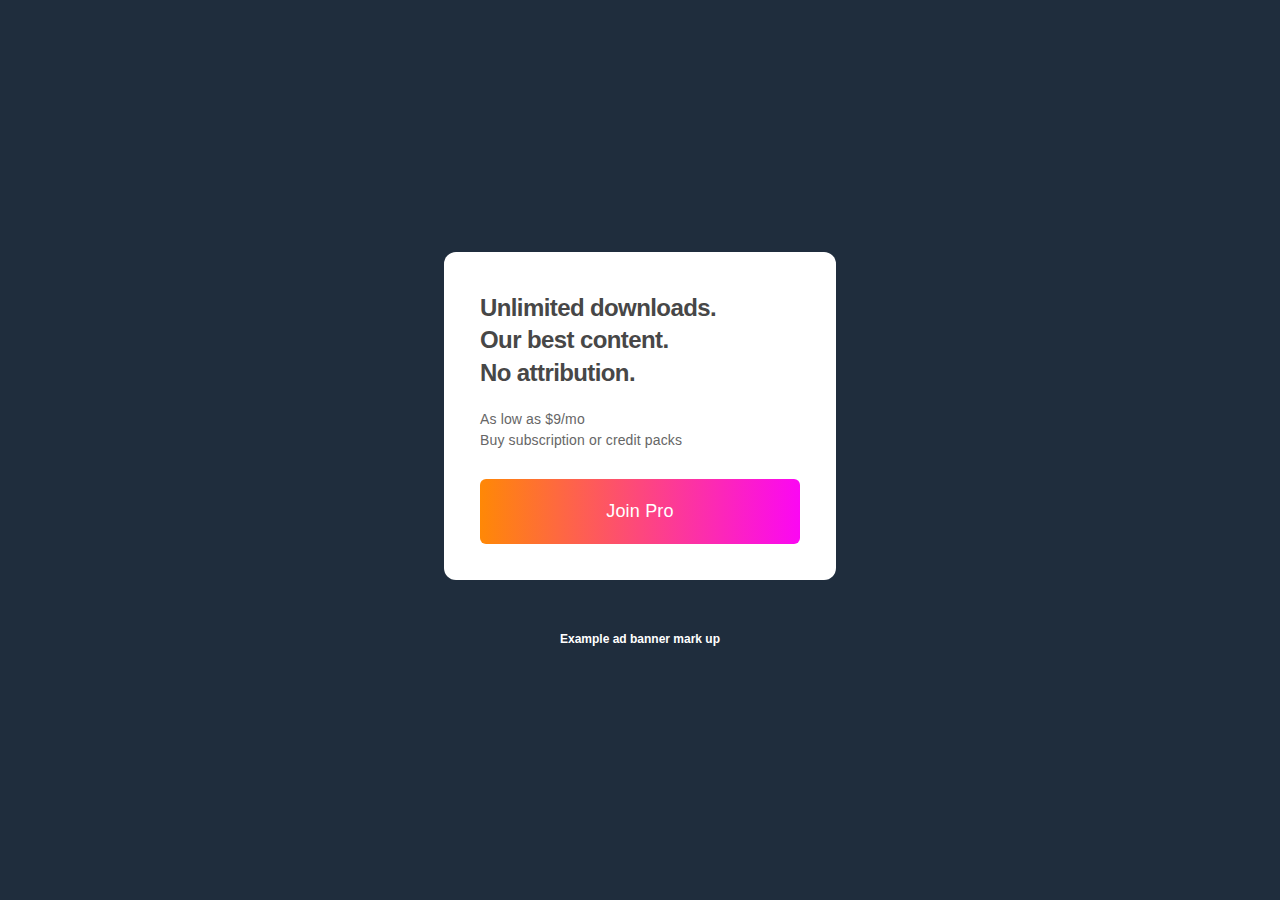
<file: Ad Banner/index.html>
<!DOCTYPE html>
<html lang="en">
<head>
    <meta charset="UTF-8">
    <meta http-equiv="X-UA-Compatible" content="IE=edge">
    <meta name="viewport" content="width=device-width, initial-scale=1.0">
    <link rel="stylesheet" href="style.css" type="text/css">
    <title>Ad Banner</title>
</head>
<body>
    <div class="modal">
        <h1>
            Unlimited downloads.<br/> 
            Our best content.<br/> 
            No attribution.
        </h1>
        <p>
            As low as $9/mo<br/>
            Buy subscription or credit packs
        </p>
        <a href="#" target="_blank">Join Pro</a>
    
    </div>
</body>
</html>
</file>
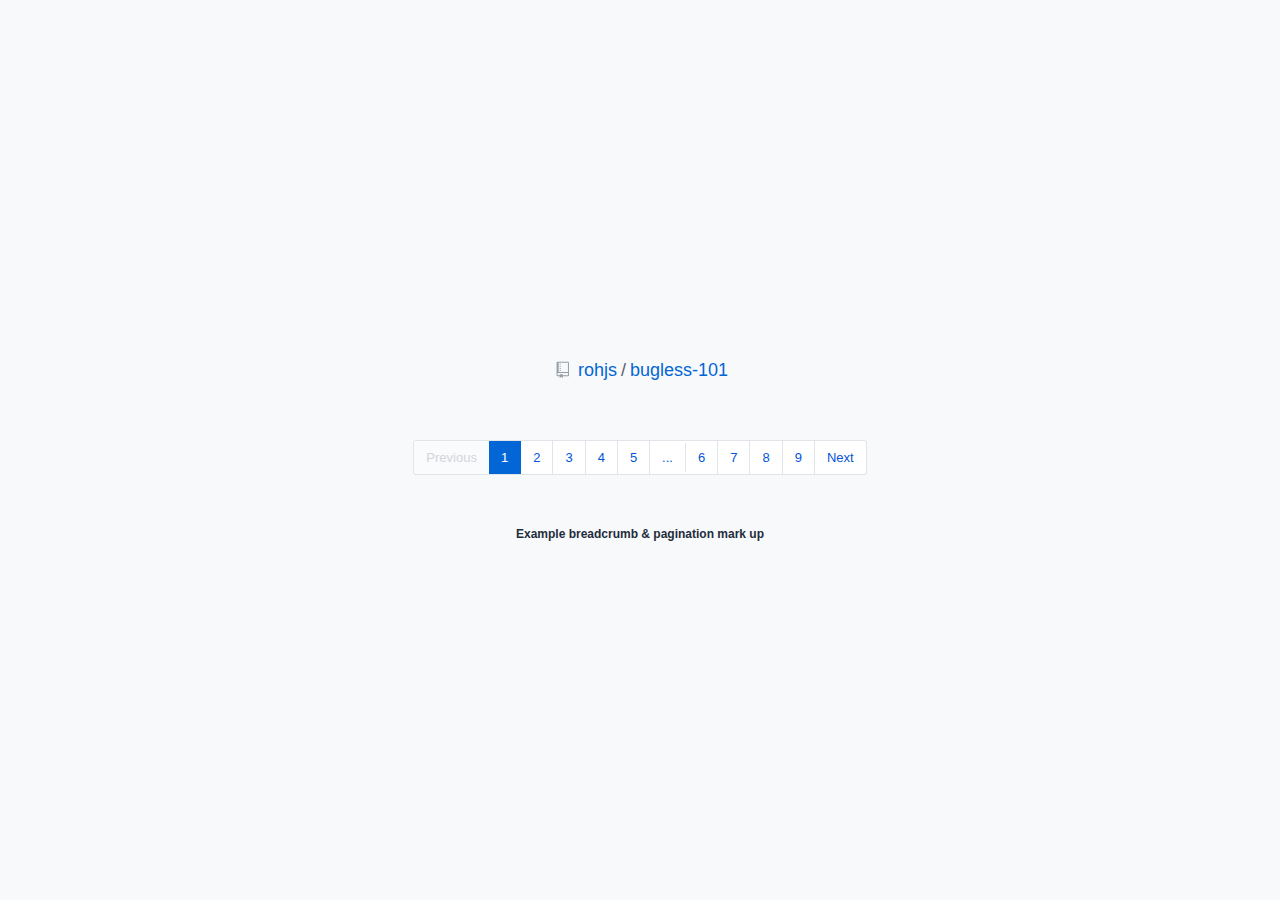
<file: Breadcrumb-Pagination/index.html>
<!DOCTYPE html>
<html lang="en">
<head>
    <meta charset="UTF-8">
    <meta http-equiv="X-UA-Compatible" content="IE=edge">
    <meta name="viewport" content="width=device-width, initial-scale=1.0">
    <title>Breadcrumb &amp; Pagination</title>
    <link rel="stylesheet" href="style.css" type="text/css">
</head>
<body>
    <!-- Breadcrumb -->
    <div class="breadcrumb">
        <a href="https://github.com/rohjs" aria-label="Go to rohjs profile page">rohjs</a>
    <a href="https://github.com/rohjs/bugless-101" aria-label="Go to bugless-101 repository page">bugless-101</a>
    </div>
 
    <!-- Pagination -->
    <div class="pagination">
        <a href="" aria-label="Current page. Go to previous page" class="disabled">Previous</a>
        <ol>
            <li class="current-page"><a href="#" aria-label="Go to page 1">1</a></li>
            <li><a href="#" aria-label="Go to page 2">2</a></li>
            <li><a href="#" aria-label="Go to page 3">3</a></li>
            <li><a href="#" aria-label="Go to page 4">4</a></li>
            <li><a href="#" aria-label="Go to page 5">5</a></li>
            <li><button type="button" disabled>...</button></li>
            <li><a href="#" aria-label="Go to page 6">6</a></li>
            <li><a href="#" aria-label="Go to page 7">7</a></li>
            <li><a href="#" aria-label="Go to page 8">8</a></li>
            <li><a href="#" aria-label="Go to page 9">9</a></li>
        </ol>
        <a href="" aria-label="Go to next page">Next</a>
    </div>
</body>
</html>
</file>
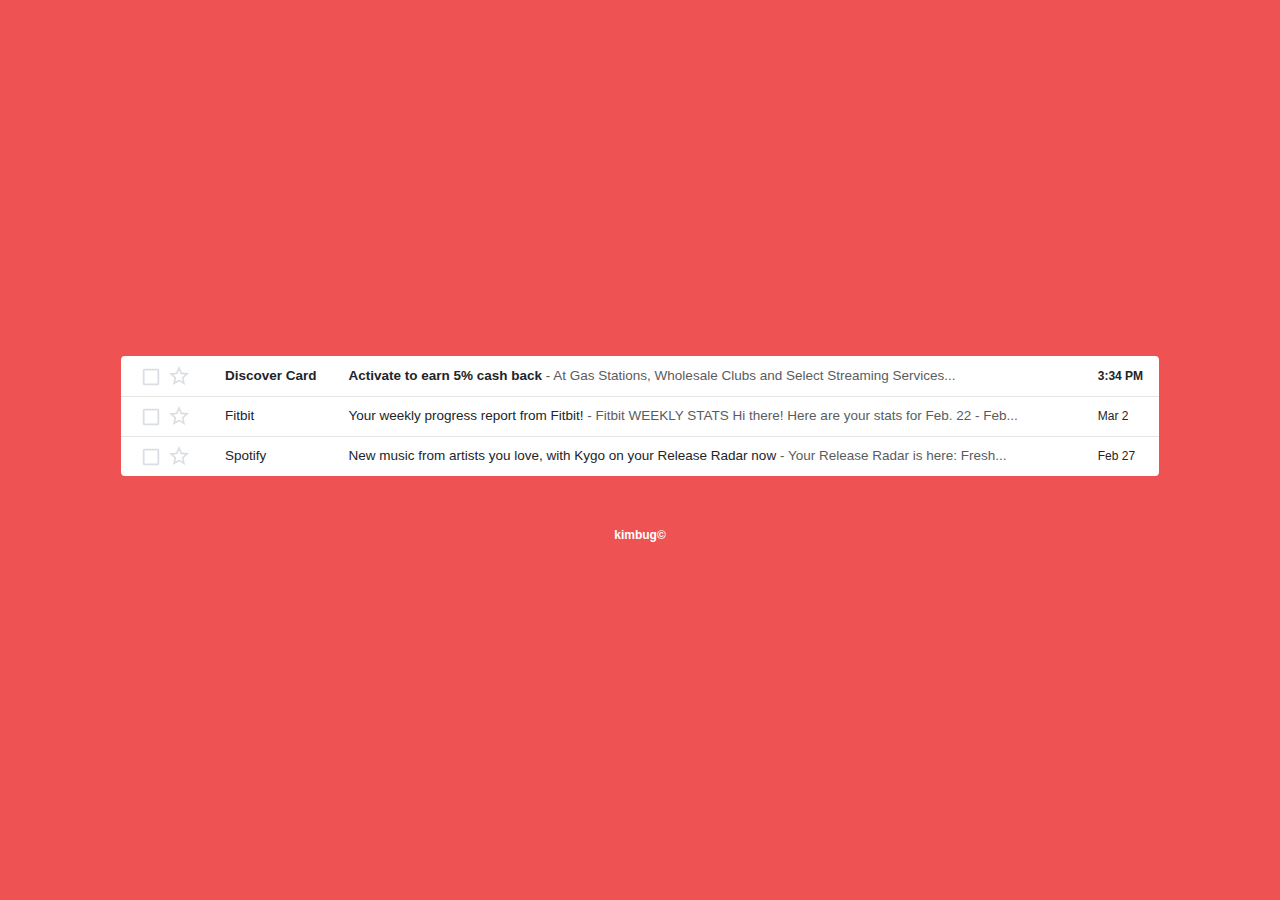
<file: Gmail Inbox/index.html>
<!DOCTYPE html>
<html lang="en">
<head>
    <meta charset="UTF-8">
    <meta http-equiv="X-UA-Compatible" content="IE=edge">
    <meta name="viewport" content="width=device-width, initial-scale=1.0">
    <title>Gmail Inbox</title>
    <link rel="stylesheet" href="style.css">
</head>
<body>
    <table class="inbox">
        <!-- Screen reader only thead -->
        <thead class="sr-only">
            <tr>
                <th scope="col">Actions</th>
                <th scope="col">Sender</th>
                <th scope="col">Title</th>
                <th scope="col">Timestamp</th>
            </tr>
        </thead>
        <tbody>
            <tr class="unread">
                <td>
                    <div class="inbox-actions">
                        <div class="inbox-checkbox">
                            <input type="checkbox" id="inbox-1" />
                            <label for="inbox-1" class="sr-only">Select this email</label>
                        </div>
                        <button type="button" class="inbox-star">
                            <span class="sr-only">Add to favorites</span>
                        </button>
                    </div>
                </td>
                <td>
                    Discover Card
                </td>
                <td>
                    <a href="#">
                        <strong class="sr-only">Unread:</strong>
                        <strong>Activate to earn 5&percnt; cash back</strong>
                        <span>- At Gas Stations, Wholesale Clubs and Select Streaming Services...</span>
                    </a>
                </td>
                <td>
                    3:34 PM
                </td>
            </tr>
            <tr class="read">
                <td>
                    <div class="inbox-actions">
                        <div class="inbox-checkbox">
                            <input type="checkbox" id="inbox-1" />
                            <label for="inbox-1" class="sr-only">Select this email</label>
                        </div>
                        <button type="button" class="inbox-star">
                            <span class="sr-only">Add to favorites</span>
                        </button>
                    </div>
                </td>
                <td>
                    Fitbit
                </td>
                <td>
                    <a href="#">
                        <strong class="sr-only">Read:</strong>
                        <span>Your weekly progress report from Fitbit!</span>
                        <span>- Fitbit WEEKLY STATS Hi there! Here are your stats for Feb. 22 - Feb...</span>
                    </a>
                </td>
                <td>
                    Mar 2
                </td>
            </tr>
            <tr class="read">
                <td>
                    <div class="inbox-actions">
                        <div class="inbox-checkbox">
                            <input type="checkbox" id="inbox-1" />
                            <label for="inbox-1" class="sr-only">Select this email</label>
                        </div>
                        <button type="button" class="inbox-star">
                            <span class="sr-only">Add to favorites</span>
                        </button>
                    </div>
                </td>
                <td>
                    Spotify
                </td>
                <td>
                    <a href="#">
                        <strong class="sr-only">Read:</strong>
                        <span>New music from artists you love, with Kygo on your Release Radar now</span>
                        <span>- Your Release Radar is here: Fresh...</span>
                    </a>
                </td>
                <td>
                    Feb 27
                </td>
            </tr>
        </tbody>
    </table>

    <!-- Add JS file -->
    <script src="./app.js"></script>
</body>
</html>
</file>
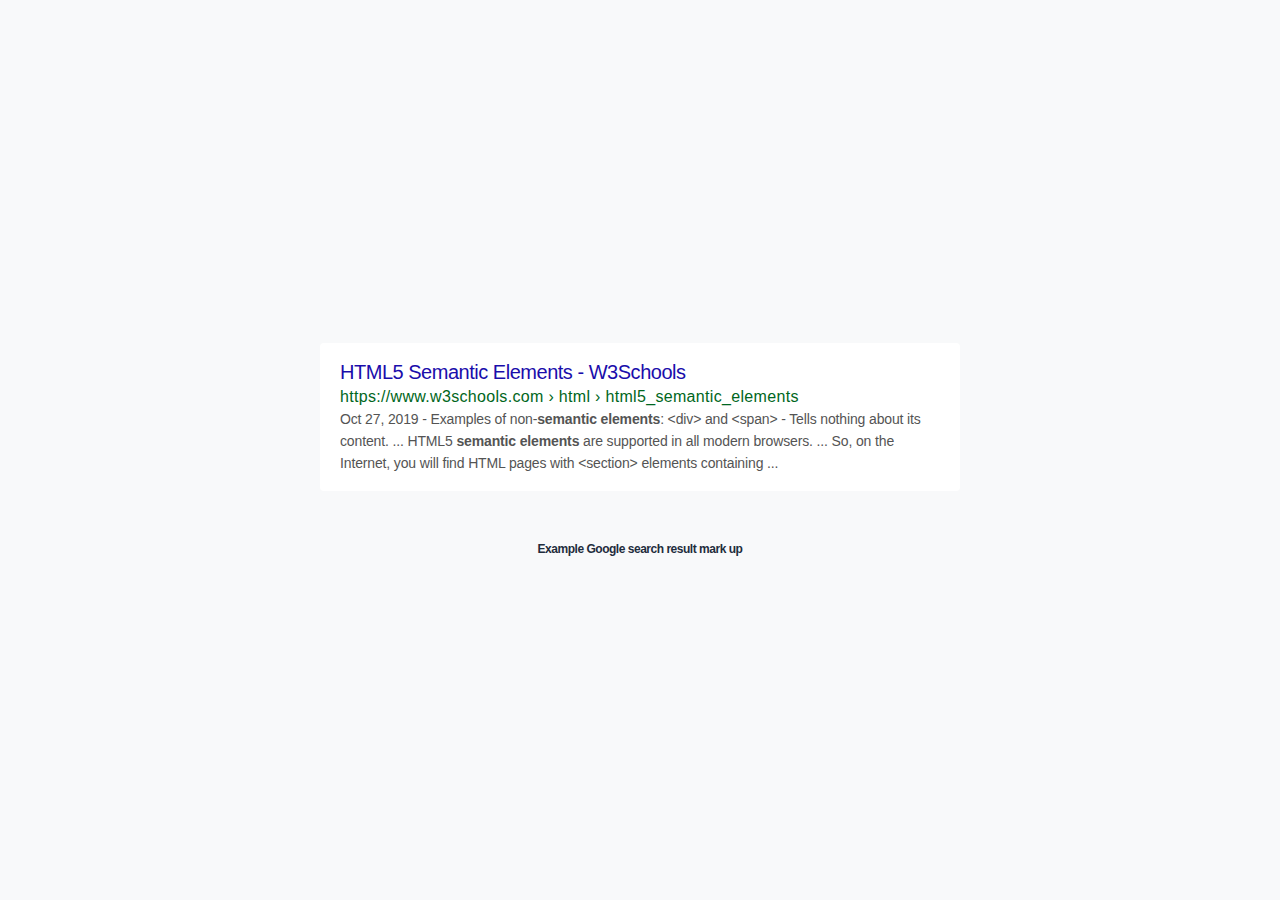
<file: Google Search Result/index.html>
<!DOCTYPE html>
<html lang="en">
<head>
    <meta charset="UTF-8">
    <meta http-equiv="X-UA-Compatible" content="IE=edge">
    <meta name="viewport" content="width=device-width, initial-scale=1.0">
    <title>Google Search Result Item</title>
    <link rel="stylesheet" href="style.css" type="text/css">
</head>
<body>
    <div class="google-search-result-item">
        <h1>
            <a href="https://www.w3schools.com/html/html5_semantic_elements.asp">HTML5 Semantic Elements - W3Schools</a>
        </h1>
        <a href="https://www.w3schools.com/html/html5_semantic_elements.asp">
            https://www.w3schools.com › html › html5_semantic_elements
        </a>
        <p>
            Oct 27, 2019 - Examples of non-<strong>semantic elements</strong>: &lt;div&gt; and &lt;span&gt; - Tells nothing about its content. ... HTML5 <strong>semantic elements</strong> are supported in all modern browsers. ... So, on the Internet, you will find HTML pages with &lt;section&gt; elements containing ...
        </p>
    </div>
</body>
</html>
</file>
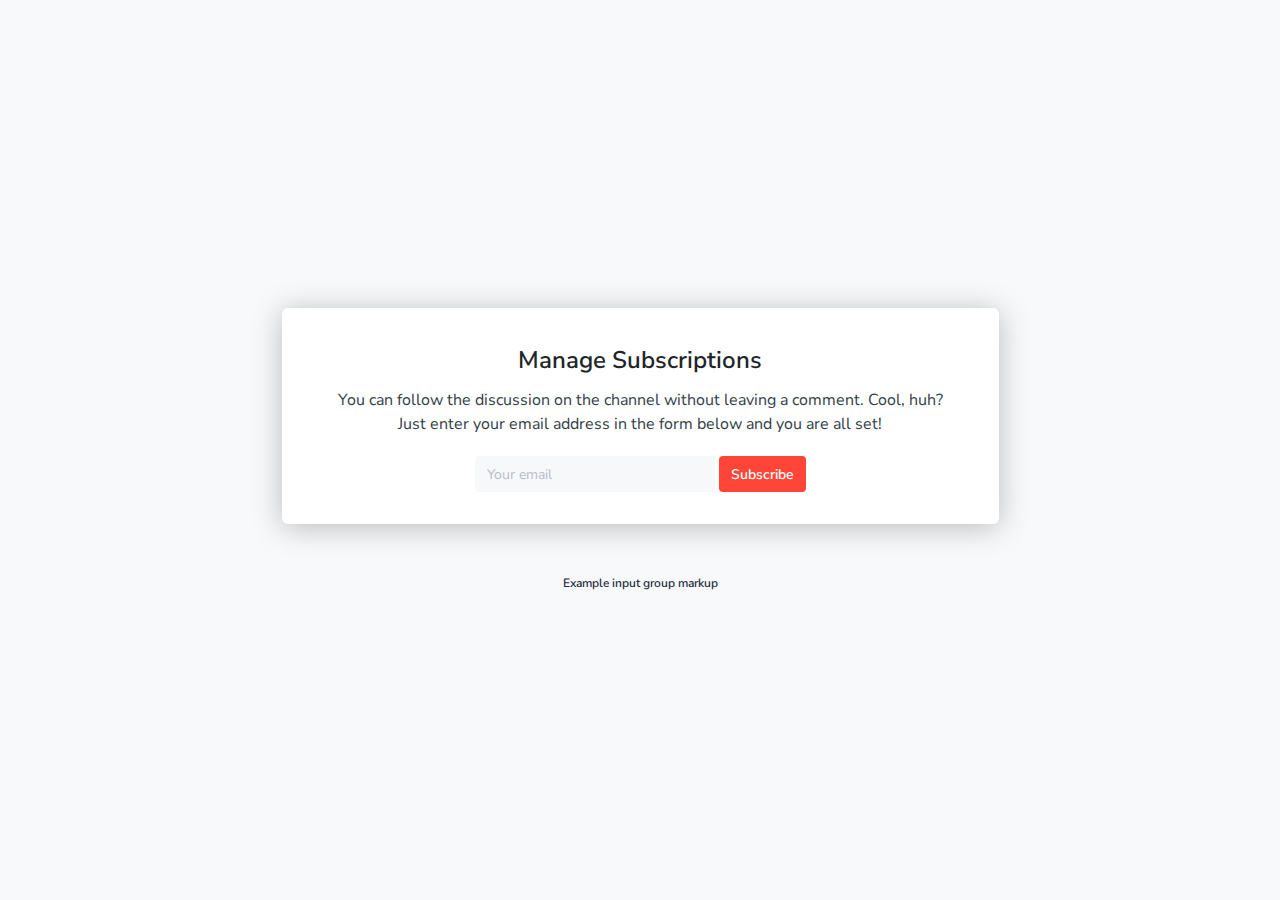
<file: Input Group/index.html>
<!DOCTYPE html>
<html lang="en">
<head>
    <meta charset="UTF-8">
    <meta http-equiv="X-UA-Compatible" content="IE=edge">
    <meta name="viewport" content="width=device-width, initial-scale=1.0">
    <title>Input Group</title>
    <link rel="stylesheet" href="style.css">
</head>
<body>
    <div class="subscription">
        <h1>Manage Subscriptions</h1>
        <p>
            You can follow the discussion on the channel without leaving a comment. Cool, huh?<br/>
            Just enter your email address in the form below and you are all set!
        </p>
    
        <form action="" method="GET" class="input-group">
            <input type="email" placeholder="Your email">
            <button type="submit">Subscribe</button>
        </form>
    </div>
</body>
</html>
</file>
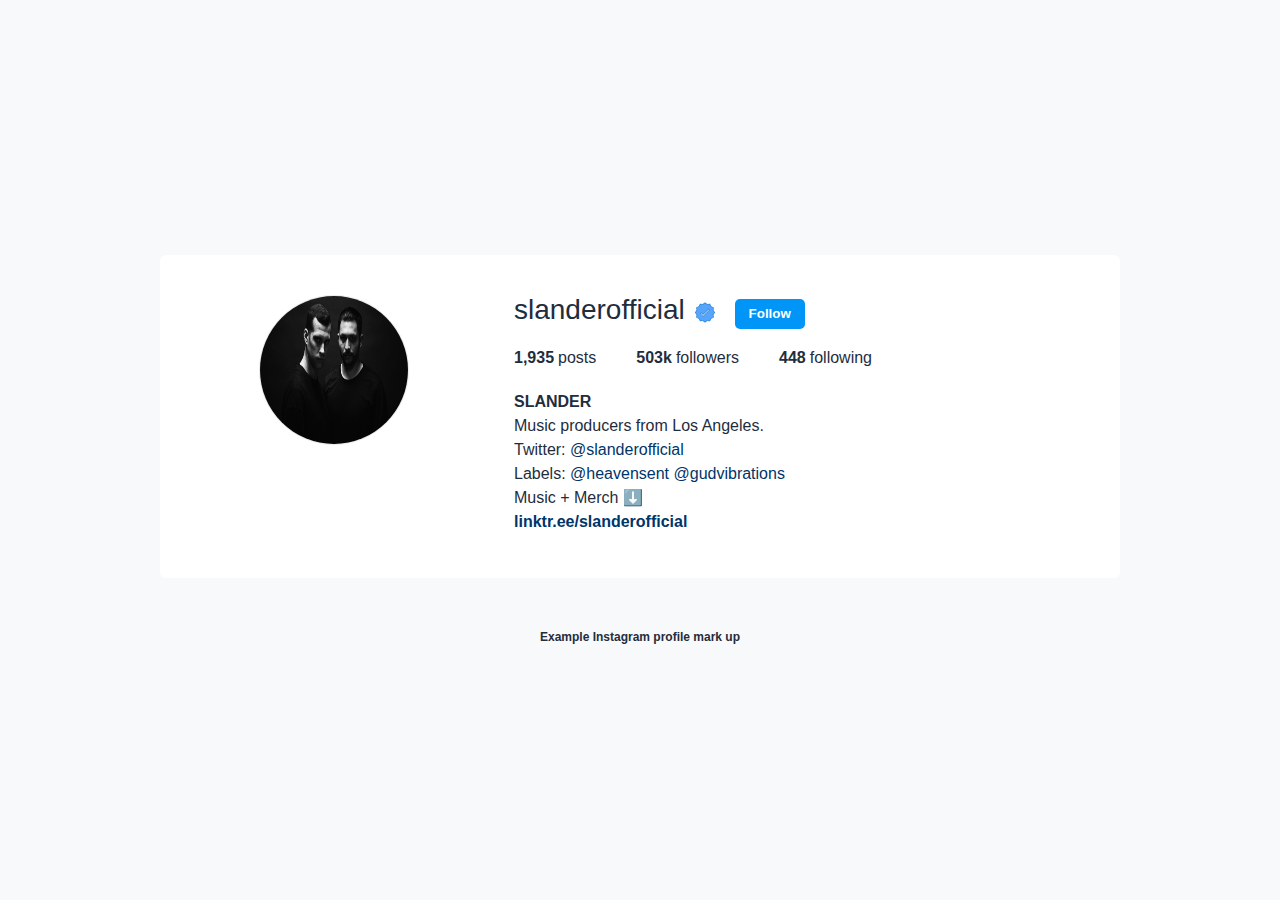
<file: Instagram User Profile/index.html>
<!DOCTYPE html>
<html lang="en">
<head>
    <meta charset="UTF-8">
    <meta http-equiv="X-UA-Compatible" content="IE=edge">
    <meta name="viewport" content="width=device-width, initial-scale=1.0">
    <title>Instagram User Profile</title>
    <link rel="stylesheet" href="style.css">
</head>
<body>
    <div class="user-profile">
        <div class="user-profile-data">
            <div class="header">
                <h1>slanderofficial</h1>
                <img src="./assets/correct.svg" alt="This account is verified" />
                <button type="button">Follow</button>
            </div>
    
            <dl>
                <div>
                    <dt>Posts</dt>
                    <dd>1,935</dd>
                </div>
                <div>
                    <dt>Followers</dt>
                    <dd>503k</dd>
                </div>
                <div>
                    <dt>Following</dt>
                    <dd>448</dd>
                </div>
            </dl>
        
            <h2>SLANDER</h2>
            <p>
                Music producers from Los Angeles.<br/>
                Twitter: <a href="https://www.instagram.com/slanderofficial/">@slanderofficial</a><br/>
                Labels: <a href="https://www.instagram.com/heavensent/">@heavensent</a> <a href="https://www.instagram.com/gudvibrations/">@gudvibrations</a><br/>
                Music + Merch ⬇️
            </p>
            <a href="linktr.ee/slanderofficial">linktr.ee/slanderofficial</a>
        </div>
    
        <div class="user-profile-photo">
            <img src="./assets/slander.jpeg" alt="slander official" />
        </div>
    </div>
</body>
</html>
</file>
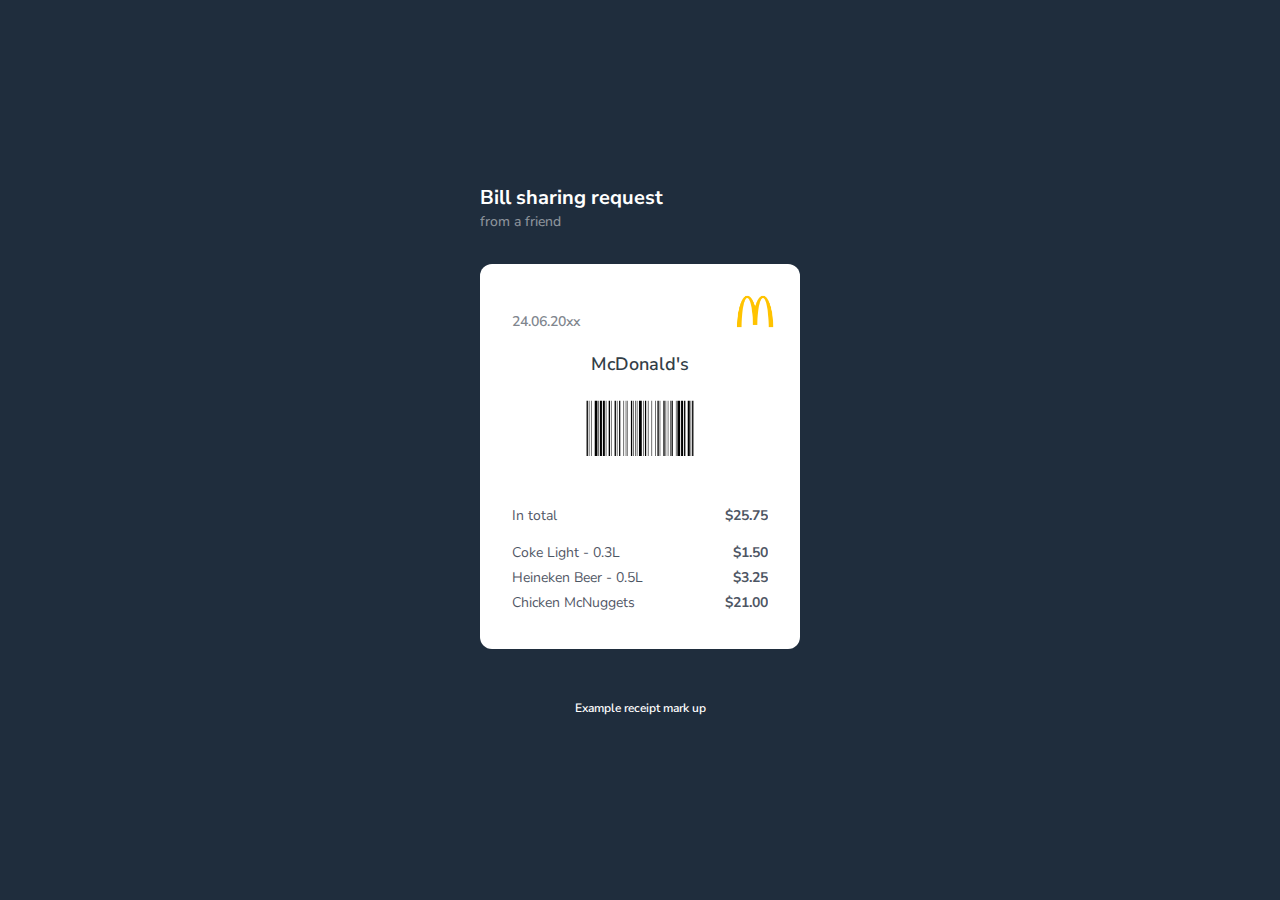
<file: Receipt/index.html>
<!DOCTYPE html>
<html lang="en">
  <head>
    <meta charset="UTF-8" />
    <meta name="viewport" content="width=device-width, initial-scale=1.0" />
    <meta http-equiv="X-UA-Compatible" content="ie=edge" />
    <title>Receipt</title>
    <link rel="stylesheet" href="./style.css" />
  </head>

  <body>
    <h1>
      Bill sharing request
      <span>from <a href="#">a friend</a></span>
    </h1>
    <div class="receipt">
      <h2>
        McDonald's
      </h2>
      <strong class="barcode">
        <img src="./assets/barcode.svg" alt="Barcode" />
      </strong>
      <span aria-label="Issued on June 24th, 20xx">24.06.20xx</span>
      <div>
        <dl>
          <div>
            <dt>Coke Light - 0.3<span aria-label="litter">L</span></dt>
            <dd>
              <strong>
                &dollar;1.50
              </strong>
            </dd>
          </div>
          <div>
            <dt>Heineken Beer - 0.5<span aria-label="litter">L</span></dt>
            <dd>
              <strong>
                &dollar;3.25
              </strong>
            </dd>
          </div>
          <div>
            <dt>Chicken McNuggets</dt>
            <dd>
              <strong>
                &dollar;21.00
              </strong>
            </dd>
          </div>
        </dl>
        <dl>
          <dt>In total</dt>
          <dd>
            <strong>
              &dollar;25.75
            </strong>
          </dd>
        </dl>
      </div>
    </div>
  </body>
</html>
</file>
<file: Ad Banner/style.css>
* {
    margin: 0;
    box-sizing: border-box;
}

html {
    font-family: -apple-system, BlinkMacSystemFont, 'Segoe UI', Roboto, Oxygen, Ubuntu, Cantarell, 'Open Sans', 'Helvetica Neue', sans-serif;
    font-size: 16px;
    line-height: 1.5;
    color: #1f2d3d;
}

body {
    display: flex;
    flex-direction: column;
    justify-content: center;
    align-items: center;
    width: 100%;
    height: 100vh;
    margin: 0 auto;
    background-color: #1f2d3d;
}

body::after {
    content: "Example ad banner mark up";
    display: block;
    margin-top: 50px;
    color: #fff;
    font-size: 12px;
    font-weight: 600;
}

.modal {
    position: relative;
    flex-grow: 0;
    flex-shrink: 0;
    padding: 40px 36px 36px;
    border-radius: 12px;
    background-color: #fff;
    transition: box-shadow 250ms ease-in transform 250ms ease-in;
}

.modal:hover {
    transform: translateY(-1px);
    box-shadow: 0 5px 10px 0 rgba(0, 0, 0, 0.3);
}

h1 {
    margin-bottom: 20px;
    font-size: 24px;
    line-height: 1.35;
    font-weight: 600;
    letter-spacing: -0.025em;
    color: #474747;
}

p {
    margin-bottom: 28px;
    font-size: 14px;
    line-height: 1.5;
    color: #666;
    letter-spacing: 0.01em;
}

a {
    display: flex;
    justify-content: center;
    align-items: center;
    width: 100%;
    min-width: 320px;
    height: 65px;
    border-radius: 6px;
    color: #fff;
    font-size: 18px;
    font-weight: 500px;
    letter-spacing: 0.01em;
    text-decoration: none;
    background: linear-gradient(90deg, #ff8806 0%, #fb07f3 100%);
}
</file>
<file: Breadcrumb-Pagination/style.css>
* {
    margin: 0;
    box-sizing: border-box;
  }
  
html {
    font-family: -apple-system, BlinkMacSystemFont, "Segoe UI", Roboto, Oxygen, Ubuntu, Cantarell, "Open Sans",
      "Helvetica Neue", sans-serif;
    font-size: 16px;
    line-height: 1.5;
    color: #1f2d3d;
}
  
body {
    display: flex;
    flex-direction: column;
    justify-content: center;
    align-items: center;
    width: 100%;
    height: 100vh;
    margin: 0 auto;
    background-color: #f8f9fa;
}
  
body::after {
    content: "Example breadcrumb & pagination mark up";
    display: block;
    margin-top: 50px;
    color: #1f2d3d;
    font-size: 12px;
    font-weight: 600;
}

/* Breadcrumb */
.breadcrumb {
    display: flex;
    align-items: center;
    margin-bottom: 56px;
    font-size: 1.125rem;
    color: #0366d6;
}

.breadcrumb::before {
    content: "";
    display: block;
    width: 22px;
    height: 22px;
    margin-right: 4px;
    background-color: transparent;
    background-position: center center;
    background-size: contain;
    background-image: url("./assets/icon-repository.svg");
    background-repeat: no-repeat;
}

.breadcrumb a{
    color: inherit;
    text-decoration: none;
}

.breadcrumb a:hover {
    text-decoration: underline;
}

.breadcrumb a:first-child::after {
    content: "/";
    padding: 0 4px 0 4px;
    color: #586069;
}

/* Pagination */
.pagination {
    display: flex;
    justify-content: center;
    align-items: center;
    border-radius: 3px;
    background-color: #fff;
    border: 1px solid #e1e4e8;
}

.pagination a, .pagination button {
    display: inline-flex;
    justify-content: center;
    align-items: center;
    padding: 7px 12px;
    font-size: 13px;
    font-weight: 500;
    color: #0355d6;
    text-decoration: none;
}

.pagination > a:first-child {
    border-radius: 3px 0 0 3px;
}

.pagination > a:last-child {
    border-radius: 3px 0 0 3px;
}

.pagination ol button {
    background-color: #fff;
    border: none;
}

.pagination ol {
    display: flex;
    justify-content: center;
    align-items: center;
    padding: 0;
    list-style-type: none;
    background-color: #fff;
}

.pagination li {
    display: inline-flex;
    justify-content: center;
    align-items: center;
    min-width: 32px;
    border-right: 1px solid #e1e4e8;
    font-size: 13px;
    font-weight: 500;
    color: #0366d6;
}

.pagination li.disabled {
    background-color: #fafbfc;
}

.pagination li.current-page {
    border-color: #0366d6;
    background-color: #0366d6;
}

.pagination li.current-page a {
    color: #fff;
}

.pagination .disabled {
    color: #d1d5da;
    background-color: #fafbfc;
}
</file>
<file: Gmail Inbox/style.css>
* {
    margin: 0;
    box-sizing: border-box;
  }
  
  html {
    font-family: -apple-system, BlinkMacSystemFont, "Segoe UI", Roboto, Oxygen, Ubuntu, Cantarell, "Open Sans",
      "Helvetica Neue", sans-serif;
    font-size: 16px;
    line-height: 1.5;
    color: #1f2d3d;
  }
  
  body {
    display: flex;
    flex-direction: column;
    justify-content: center;
    align-items: center;
    width: 100%;
    height: 100vh;
    margin: 0 auto;
    background-color: #ee5253;
  }
  
  body::after {
    content: "kimbug©";
    display: block;
    margin-top: 50px;
    color: #fff;
    font-size: 12px;
    font-weight: 600;
  }
  
  .sr-only {
    position: absolute;
    top: -9999px;
    left: -9999px;
    z-index: -1;
    width: 1px;
    height: 1px;
    overflow: hidden;
    visibility: hidden;
  }
  
  .inbox {
    max-width: 1140px;
    border-collapse: collapse;
    border-radius: 4px;
    background-color: #fff;
    font-size: 13.5px;
    color: #212529;
    white-space: nowrap;
  }
  
  .inbox thead {
    position: absolute;
    z-index: -1;
  }
  
  .inbox tr {
    transition: box-shadow 150ms ease-in-out;
  }
  
  .inbox tr:not(:last-child) {
    box-shadow: 0 1px 0 0 rgba(0, 0, 0, 0.1);
  }
  
  .inbox tr:hover {
    box-shadow: 0 3px 8px 0 rgba(0, 0, 0, 0.14);
  }
  
  .inbox tr.unread {
    font-weight: 700;
  }
  
  .inbox tr.unread span {
    font-weight: 400 !important;
  }
  
  .inbox span:not(:nth-child(2)) {
    opacity: 0.75;
  }
  
  .inbox th,
  .inbox td {
    padding: 8px 16px;
  }
  
  .inbox th:nth-child(3),
  .inbox td:nth-child(3) {
    padding-right: 64px;
  }
  
  .inbox th:last-child,
  .inbox td:last-child {
    font-size: 12px;
  }
  
  .inbox a {
    color: inherit;
    text-decoration: none;
  }
  
  .inbox-actions {
    display: flex;
    align-items: center;
  }
  
  .inbox-actions > * {
    width: 24px;
    height: 24px;
    padding: 0;
    margin: 0 2px;
  }
  
  .inbox-star,
  .inbox-checkbox::after {
    display: inline-block;
    width: 24px;
    height: 24px;
    border: none;
    background-color: transparent;
    background-size: contain;
    background-position: center center;
    background-repeat: no-repeat;
    cursor: pointer;
    transition: opacity 100ms;
  }
  
  .inbox-star:hover,
  .inbox-checkbox:hover::after {
    opacity: 0.75;
  }
  
  .inbox-star:focus,
  .inbox-checkbox:focus {
    outline: none;
    box-shadow: none;
  }
  
  .inbox-star {
    background-image: url(./assets/icon-star-border.svg);
  }
  
  .inbox-star.active {
    background-image: url(./assets/icon-star.svg);
  }
  
  .inbox-checkbox::after {
    content: "";
    background-size: 90% auto;
    background-image: url(./assets/icon-checkbox-outlined.svg);
  }
  
  .inbox-checkbox.active::after {
    background-image: url(./assets/icon-checkbox-checked.svg);
  }
  
  .inbox-checkbox {
    position: relative;
    top: 1px;
    overflow: hidden;
  }
  
  .inbox-checkbox input {
    position: absolute;
    top: 0;
    left: 0;
    width: 100%;
    height: 100%;
    opacity: 0;
  }
</file>
<file: Google Search Result/style.css>
* {
    margin: 0;
    box-sizing: border-box;
}

html {
    font-family: -apple-system, BlinkMacSystemFont, 'Segoe UI', Roboto, Oxygen, Ubuntu, Cantarell, 'Open Sans', 'Helvetica Neue', sans-serif;
    font-size: 16px;
    line-height: 16px;
    color: #1f2d3d;
    letter-spacing: -0.03em;
}

body {
    display: flex;
    flex-direction: column;
    justify-content: center;
    align-items: center;
    width: 100%;
    height: 100vh;
    margin: 0 auto;
    background-color: #f8f9fa;
}

body::after {
    content: "Example Google search result mark up";
    display: block;
    margin-top: 50px;
    color: #1f2d3d;
    font-size: 12px;
    font-weight: 600;
}

.google-search-result-item {
    width: 100%;
    max-width: 640px;
    padding: 16px 20px;
    border-radius: 4px;
    background-color: #fff;
}

.google-search-result-item a {
    font-weight: 400;
    text-decoration: none;
}

.google-search-result-item h1 {
    margin-bottom: 0;
    font-size: 20px;
    line-height: 1.3;
}

.google-search-result-item h1 a {
    color: #1a0dab;
}

.google-search-result-item > a {
    margin-bottom: 4px;
    letter-spacing: 0.02em;
    font-size: 16px;
    line-height: 1.5;
    color: #006621;
}

.google-search-result-item p {
    font-size: 14px;
    line-height: 1.57;
    color: #545454;
    letter-spacing: -0.01em;
}

.google-search-result-item p strong {
    font-weight: 700;
}
</file>
<file: Input Group/style.css>
@import url("https://fonts.googleapis.com/css?family=Nunito+Sans:400,600&display=swap");

* {
  margin: 0;
  box-sizing: border-box;
}

html {
  font-family: "Nunito Sans", sans-serif;
  font-size: 16px;
  line-height: 1.5;
  color: #1f2d3d;
}

body {
  display: flex;
  flex-direction: column;
  justify-content: center;
  align-items: center;
  width: 100%;
  height: 100vh;
  margin: 0 auto;
  background-color: #f8f9fa;
}

body::after {
  content: "Example input group markup";
  display: block;
  margin-top: 50px;
  color: #1f2d3d;
  font-size: 12px;
  font-weight: 600;
}

.subscription {
    display: flex;
    flex-direction: column;
    justify-content: center;
    align-items: center;
    padding: 32px 56px;
    border-radius: 6px;
    text-align: center;
    background-color: #fff;
    box-shadow: 0 3px 30px 0 rgba(0,0,0,0.25);
}

.subscription h1 {
    margin-bottom: 8px;
    font-size: 24px;
    line-height: 1.666666667;
    font-weight: 600;
    color: #212529;
}

.subscription p {
    color: #333e47;
}

.input-group {
    display: flex;
    justify-content: center;
    align-items: center;
    margin-top: 20px;
}

.input-group input {
    width: 240px;
    height: 36px;
    padding: 0 12px;
    border: none;
    border-radius: 4px;
    margin-right: 4px;
    font-size: 14px;
    font-family: "Nunito Sans", sans-serif;
    background-color: #f6f8fa;
    color: #333e47;
}

.input-group input:focus,
.input-group button:focus {
    box-shadow: none;
    outline: none;
}

.input-group input::placeholder {
    color: #b6bec8;
}

.input-group button {
    height: 36px;
    padding: 0 12px;
    border: none;
    border-radius: 4px;
    font-size: 14px;
    font-family: "Nunito Sans", sans-serif;
    font-weight: 600;
    color: #fff;
    background-color: #ff4438;
}
</file>
<file: Instagram User Profile/style.css>
* {
    margin: 0;
    box-sizing: border-box;
}

html {
    font-family: -apple-system, BlinkMacSystemFont, "Segoe UI", Roboto, Oxygen, Ubuntu, Cantarell, "Open Sans",
        "Helvetica Neue", sans-serif;
    font-size: 16px;
    line-height: 1.5;
    color: #1f2d3d;
}

body {
    display: flex;
    flex-direction: column;
    justify-content: center;
    align-items: center;
    width: 100%;
    height: 100vh;
    margin: 0 auto;
    background-color: #f8f9fa;
}

body::after {
    content: "Example Instagram profile mark up";
    display: block;
    margin-top: 50px;
    color: #1f2d3d;
    font-size: 12px;
    font-weight: 600;
}

.user-profile {
    display: flex;
    flex-direction: row-reverse;
    justify-content: space-between;
    width: 100%;
    max-width: 960px;
    padding: 40px 24px;
    border-radius: 6px;
    background-color: #fff;
}

.user-profile-photo {
    display: flex;
    justify-content: center;
    align-items: flex-start;
    width: 300px;
    margin-right: 30px;
}

.user-profile-photo img {
    width: 150px;
    height: 150px;
    border-radius: 50%;
    border: 1px solid #eaeaea;
}

.user-profile-data {
    flex-grow: 2;
    padding: 4px 0px;
}

.header {
    display: flex;
}

.header h1 {
    font-size: 28px;
    font-weight: 300;
    line-height: 32px;
    margin: -5px 10px 20px 0px;
}

.header img {
    width: 20px;
    height: auto;
    margin-bottom: 20px;
    margin-right: 20px;
}

.header button {
    color: #fff;
    background-color: #0095f6;
    width: 70px;
    height: 30px;
    font-weight: 700;
    border: none;
    border-radius: 5px;
}

.user-profile-data dl {
    display: flex;
    justify-content: flex-start;
    align-items: center;
    margin-bottom: 20px;
}

.user-profile-data dl div {
    display: flex;
    flex-direction: row-reverse;
    margin-right: 40px;
    font-size: 16px;
    white-space: nowrap;
}

.user-profile-data dl dt {
    font-weight: 400;
    text-transform: lowercase;
    margin-left: 4px;
}

.user-profile-data dl dd {
    font-weight: 700;
}

.user-profile-data h2,
.user-profile-data p,
.user-profile-data a {
    font-size: 16px;
    line-height: 24px;
}

.user-profile-data h2 {
    font-weight: 600;
}

.user-profile-data a {
    color: #003569;
    text-decoration: none;
    font-weight: 600;
}

.user-profile-data p a {
    color: #003569;
    text-decoration: none;
    font-weight: 400;
}
</file>
<file: Receipt/style.css>
@import url("https://fonts.googleapis.com/css?family=Nunito+Sans:400,600,700&display=swap");

* {
  margin: 0;
  box-sizing: border-box;
}

html {
  font-family: "Nunito Sans", sans-serif;
  font-size: 16px;
  line-height: 1.5;
  color: #1f2d3d;
}

body {
  display: flex;
  flex-direction: column;
  justify-content: center;
  align-items: center;
  width: 100%;
  height: 100vh;
  margin: 0 auto;
  background-color: #1f2d3d;
}

body::after {
  content: "Example receipt mark up";
  display: block;
  margin-top: 50px;
  color: #fff;
  font-size: 12px;
  font-weight: 600;
}

body > h1 {
  margin-bottom: 32px;
  font-size: 20px;
  line-height: 28px;
  color: #fff;
}

body > h1 span {
  display: block;
  font-size: 14px;
  font-weight: 400;
  line-height: 20px;
  opacity: 0.5;
}

body > h1 a {
  color: #fff;
  text-decoration: none;
}

body > h1,
.receipt {
  width: 100%;
  max-width: 320px;
}

.receipt {
  display: flex;
  flex-direction: column;
  justify-content: center;
  align-items: center;
  padding: 48px 32px 32px;
  border-radius: 12px;
  background-color: #fff;
  background-image: url("./assets/logo-mcdonalds.png");
  background-repeat: no-repeat;
  background-size: 40px auto;
  background-position: 91% 28px;
}

.receipt > span {
  order: 1;
  display: block;
  width: 100%;
  margin-bottom: 20px;
  font-size: 14px;
  line-height: 20px;
  font-weight: 600;
  color: #80868e;
}

.receipt h2 {
  order: 2;
  margin-bottom: 24px;
  font-size: 18px;
  font-weight: 600;
  line-height: 24px;
  color: #333e47;
}

.receipt .barcode {
  order: 3;
  width: 120px;
  margin-bottom: 32px;
}

.receipt img {
  width: 100%;
  height: auto;
}

.receipt > div {
  order: 4;
}

.receipt dl {
  width: 100%;
}

.receipt dl div,
.receipt dl:last-child {
  display: flex;
  justify-content: space-between;
  margin-bottom: 4px;
  font-size: 14px;
  color: 333e47;
  opacity: 0.8;
}

.receipt dl:last-child {
  margin-bottom: 16px;
}

.receipt > div {
  display: flex;
  flex-direction: column-reverse;
  width: 100%;
}
</file>
